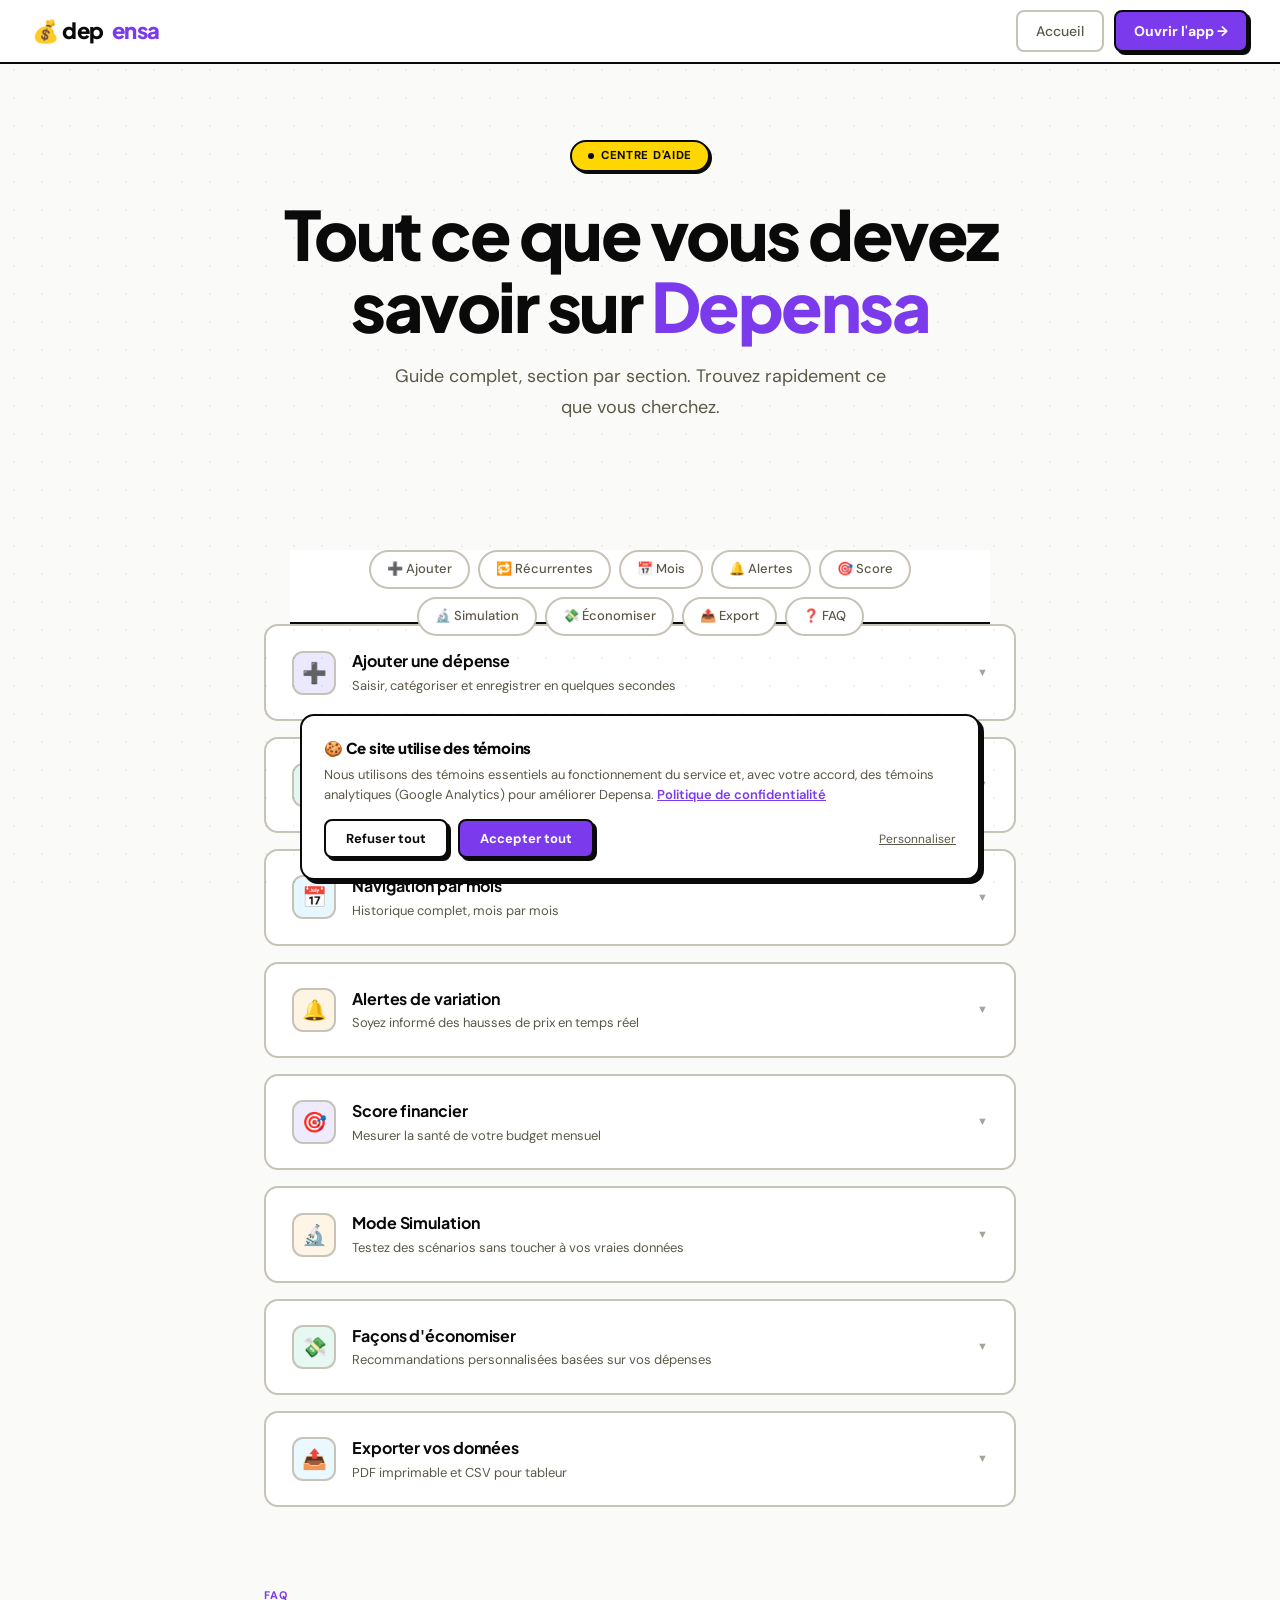
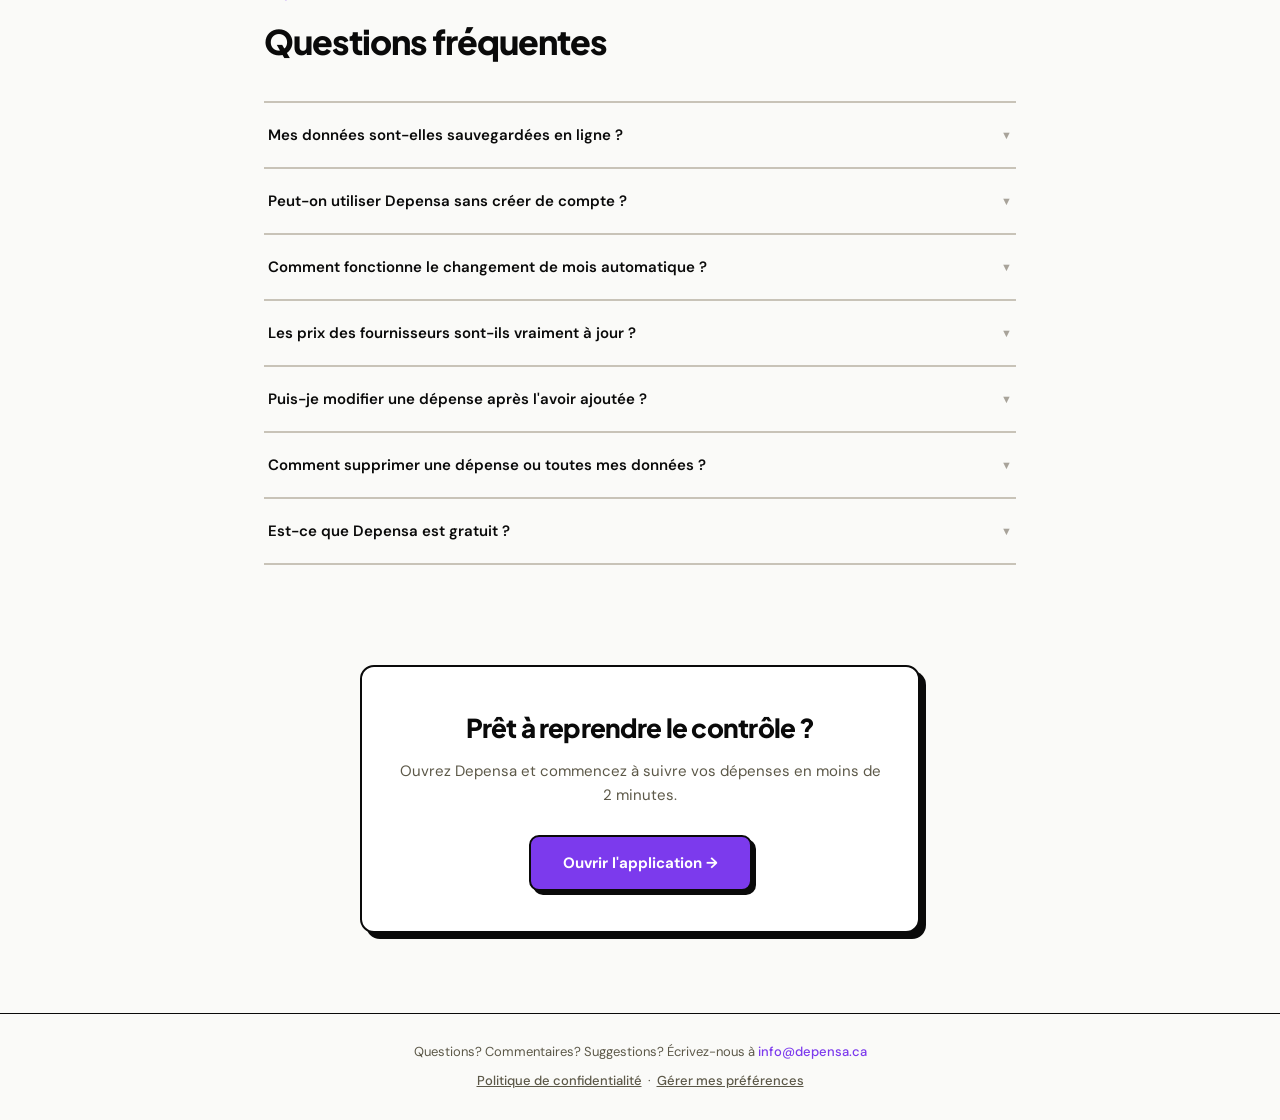
<file: aide.html>
<!DOCTYPE html>
<html lang="fr">
<head>
<meta charset="UTF-8">
<meta name="viewport" content="width=device-width, initial-scale=1.0">
<title>Centre d'aide — Depensa | Questions sur votre budget et dépenses</title>
<meta name="description" content="Trouvez des réponses à toutes vos questions sur Depensa — suivi de dépenses, gestion de budget, abonnements et forfaits au Québec.">
<meta name="robots" content="index, follow">
<script async src="https://pagead2.googlesyndication.com/pagead/js/adsbygoogle.js?client=ca-pub-8563440948708437" crossorigin="anonymous"></script>
<link rel="canonical" href="https://depensa.ca/aide" />
<link rel="alternate" hreflang="fr-CA" href="https://depensa.ca/aide" />
<link rel="alternate" hreflang="x-default" href="https://depensa.ca/aide" />
<meta property="og:title" content="Centre d'aide — Depensa" />
<meta property="og:description" content="Trouvez des réponses à toutes vos questions sur Depensa — suivi de dépenses, budget, abonnements et forfaits au Québec." />
<meta property="og:type" content="website" />
<meta property="og:locale" content="fr_CA" />
<meta property="og:url" content="https://depensa.ca/aide" />
<meta property="og:image" content="https://depensa.ca/assets/landing-dashboard-shot.jpg" />
<meta property="og:site_name" content="Depensa" />
<meta name="twitter:card" content="summary_large_image" />
<meta name="twitter:title" content="Centre d'aide — Depensa" />
<meta name="twitter:description" content="Questions sur Depensa ? Trouvez toutes les réponses sur la gestion de budget et dépenses au Québec." />
<meta name="twitter:image" content="https://depensa.ca/assets/landing-dashboard-shot.jpg" />
<script type="application/ld+json">
{
  "@context": "https://schema.org",
  "@type": "SoftwareApplication",
  "name": "Depensa",
  "applicationCategory": "FinanceApplication",
  "operatingSystem": "Web, iOS, Android",
  "inLanguage": "fr-CA",
  "url": "https://depensa.ca",
  "description": "Application de suivi de dépenses récurrentes pour les Québécois. Abonnements, Internet, cellulaire, Hydro-Québec — tout en un tableau de bord.",
  "offers": {
    "@type": "Offer",
    "price": "0",
    "priceCurrency": "CAD",
    "description": "Essai gratuit 7 jours, puis $0 (max 4 dépenses) ou $5/mois illimité"
  },
  "aggregateRating": {
    "@type": "AggregateRating",
    "ratingValue": "5",
    "reviewCount": "2400"
  }
}
</script>
<meta name="theme-color" content="#7c3aed">
<link rel="icon" type="image/svg+xml" href="./favicon.svg">
<link rel="preconnect" href="https://fonts.googleapis.com">
<link rel="preconnect" href="https://fonts.gstatic.com" crossorigin>
<link href="https://fonts.googleapis.com/css2?family=Plus+Jakarta+Sans:wght@400;500;600;700;800;900&family=DM+Sans:ital,opsz,wght@0,9..40,300;0,9..40,400;0,9..40,500;0,9..40,600;0,9..40,700;1,9..40,400&family=DM+Mono:wght@400;500&display=swap" rel="stylesheet">
<link rel="stylesheet" href="./css/aide.css">
</head>
<body>

<!-- ══ NAVBAR ══ -->
<nav>
  <a href="./landing.html" class="nav-logo">💰 dep<em>ensa</em></a>
  <div class="nav-right">
    <a href="./landing.html" class="btn-outline">Accueil</a>
    <a href="./index.html" class="btn-primary">Ouvrir l'app →</a>
  </div>
</nav>

<!-- ══ HERO ══ -->
<section class="help-hero">
  <div class="hero-glow"></div>
  <div class="hero-badge"><span class="hero-badge-dot"></span>Centre d'aide</div>
  <h1>Tout ce que vous devez<br>savoir sur <span class="grad">Depensa</span></h1>
  <p>Guide complet, section par section. Trouvez rapidement ce que vous cherchez.</p>
</section>

<!-- ══ QUICK NAV ══ -->
<nav class="quick-nav" aria-label="Navigation rapide">
  <a class="quick-chip" data-target="sec-add">➕ Ajouter</a>
  <a class="quick-chip" data-target="sec-recurring">🔁 Récurrentes</a>
  <a class="quick-chip" data-target="sec-months">📅 Mois</a>
  <a class="quick-chip" data-target="sec-alerts">🔔 Alertes</a>
  <a class="quick-chip" data-target="sec-score">🎯 Score</a>
  <a class="quick-chip" data-target="sec-sim">🔬 Simulation</a>
  <a class="quick-chip" data-target="sec-savings">💸 Économiser</a>
  <a class="quick-chip" data-target="sec-export">📤 Export</a>
  <a class="quick-chip" data-target="sec-faq">❓ FAQ</a>
</nav>

<!-- ══ SECTIONS ══ -->
<div class="help-sections">

  <!-- 1. Ajouter une dépense -->
  <div class="help-block" id="sec-add">
    <div class="help-block-header">
      <div class="help-block-icon" style="background:rgba(124,90,246,.14);">➕</div>
      <div class="help-block-meta">
        <div class="help-block-title">Ajouter une dépense</div>
        <div class="help-block-sub">Saisir, catégoriser et enregistrer en quelques secondes</div>
      </div>
      <span class="help-block-chevron">▼</span>
    </div>
    <div class="help-block-body">
      <div class="steps">
        <div class="step">
          <div class="step-num">1</div>
          <div class="step-text">Cliquez sur <strong>+ Ajouter</strong> en haut de la liste de dépenses — ou sur le bouton flottant violet en bas de l'écran sur mobile.</div>
        </div>
        <div class="step">
          <div class="step-num">2</div>
          <div class="step-text">Tapez le <strong>nom de la dépense</strong>. Depensa reconnaît automatiquement les fournisseurs populaires (Netflix, Spotify, Bell, Vidéotron…) et affiche leur logo en aperçu.</div>
        </div>
        <div class="step">
          <div class="step-num">3</div>
          <div class="step-text">Choisissez une <strong>catégorie</strong> dans la grille (Habitation, Transport, Loisirs…). Vous pouvez créer une catégorie personnalisée en sélectionnant <em>+ Personnalisé</em>.</div>
        </div>
        <div class="step">
          <div class="step-num">4</div>
          <div class="step-text">Entrez le <strong>montant</strong> et choisissez la fréquence : <strong>Mensuel</strong> ou <strong>Annuel</strong>. Un montant annuel est automatiquement divisé par 12 pour le suivi mensuel.</div>
        </div>
        <div class="step">
          <div class="step-num">5</div>
          <div class="step-text">Cliquez <strong>Ajouter ✓</strong>. La dépense apparaît dans la liste et les totaux (mensuel, donut, score) se mettent à jour immédiatement.</div>
        </div>
      </div>
      <div class="tip">
        <span class="tip-icon">💡</span>
        <span>Le champ <strong>Notes</strong> est optionnel — utile pour préciser le numéro de contrat, la date de renouvellement ou un rappel personnel.</span>
      </div>
    </div>
  </div>

  <!-- 2. Dépenses récurrentes -->
  <div class="help-block" id="sec-recurring">
    <div class="help-block-header">
      <div class="help-block-icon" style="background:rgba(16,185,129,.12);">🔁</div>
      <div class="help-block-meta">
        <div class="help-block-title">Dépenses récurrentes</div>
        <div class="help-block-sub">Rollover automatique chaque 1er du mois</div>
      </div>
      <span class="help-block-chevron">▼</span>
    </div>
    <div class="help-block-body">
      <p>Activez <strong>Dépense récurrente</strong> dans le formulaire d'ajout pour les charges qui se répètent chaque mois : loyer, abonnements, assurances, forfaits…</p>
      <p>Au <strong>1er de chaque mois à minuit</strong>, Depensa archive le mois écoulé et reporte automatiquement toutes vos dépenses récurrentes dans le nouveau mois. Vous n'avez rien à faire.</p>
      <p>Les dépenses <strong>non récurrentes</strong> (achat ponctuel, frais exceptionnels) restent dans le mois où elles ont été saisies et ne sont pas reportées.</p>
      <div class="tip">
        <span class="tip-icon">🔕</span>
        <span>Les dépenses récurrentes affichent une clochette barrée — les alertes de variation de prix ne s'y appliquent pas, car leur montant est fixe.</span>
      </div>
    </div>
  </div>

  <!-- 3. Navigation par mois -->
  <div class="help-block" id="sec-months">
    <div class="help-block-header">
      <div class="help-block-icon" style="background:rgba(56,189,248,.12);">📅</div>
      <div class="help-block-meta">
        <div class="help-block-title">Navigation par mois</div>
        <div class="help-block-sub">Historique complet, mois par mois</div>
      </div>
      <span class="help-block-chevron">▼</span>
    </div>
    <div class="help-block-body">
      <p>Les onglets en haut de la liste affichent les <strong>6 derniers mois</strong> et le mois en cours, identifié par un point <strong>●</strong>.</p>
      <p>Cliquez sur un <strong>mois passé</strong> pour consulter ses dépenses en lecture seule — aucune modification n'est possible sur l'historique. Cliquez à nouveau sur le mois actuel pour revenir en mode édition.</p>
      <p>Le <strong>graphique Historique</strong> en bas de page trace l'évolution de vos dépenses totales sur les 6 derniers mois et le mois courant. Survolez (ou appuyez sur mobile) pour voir le détail de chaque mois.</p>
      <div class="tip">
        <span class="tip-icon">📊</span>
        <span>L'<strong>année</strong> en haut des onglets est cliquable — elle vous permet de naviguer entre les années si vous avez plus de 6 mois d'historique.</span>
      </div>
    </div>
  </div>

  <!-- 4. Alertes de variation -->
  <div class="help-block" id="sec-alerts">
    <div class="help-block-header">
      <div class="help-block-icon" style="background:rgba(245,158,11,.11);">🔔</div>
      <div class="help-block-meta">
        <div class="help-block-title">Alertes de variation</div>
        <div class="help-block-sub">Soyez informé des hausses de prix en temps réel</div>
      </div>
      <span class="help-block-chevron">▼</span>
    </div>
    <div class="help-block-body">
      <p>Depensa compare en arrière-plan les prix de vos fournisseurs actifs (FAI, cellulaire, streaming…) aux tarifs du marché récupérés en temps réel. Si une hausse est détectée, une <strong>bannière rouge</strong> apparaît en haut de la liste avec le pourcentage d'augmentation.</p>
      <p>Depuis la bannière, vous pouvez :</p>
      <div class="feature-pills">
        <span class="feature-pill">✕ Ignorer la hausse</span>
        <span class="feature-pill">→ Voir les alternatives</span>
        <span class="feature-pill">🔔 Désactiver par dépense</span>
      </div>
      <div class="tip">
        <span class="tip-icon">💡</span>
        <span>Cliquez sur l'icône <strong>🔔</strong> d'une carte de dépense pour activer ou désactiver les alertes pour cette dépense spécifique.</span>
      </div>
    </div>
  </div>

  <!-- 5. Score financier -->
  <div class="help-block" id="sec-score">
    <div class="help-block-header">
      <div class="help-block-icon" style="background:rgba(124,90,246,.12);">🎯</div>
      <div class="help-block-meta">
        <div class="help-block-title">Score financier</div>
        <div class="help-block-sub">Mesurer la santé de votre budget mensuel</div>
      </div>
      <span class="help-block-chevron">▼</span>
    </div>
    <div class="help-block-body">
      <p>Le score (de <strong>0 à 100</strong>) mesure le rapport entre vos dépenses totales du mois et votre <strong>objectif budgétaire</strong> personnel.</p>
      <p>Un score de <strong>100</strong> signifie que vous êtes exactement dans votre objectif ou en dessous. Le score baisse si vos dépenses dépassent l'objectif.</p>
      <p>Modifiez votre objectif directement dans la carte <em>Score financier</em> sur la gauche du tableau de bord — la valeur est sauvegardée automatiquement dans votre compte.</p>
      <div class="tip">
        <span class="tip-icon">📈</span>
        <span>Utilisez les <strong>statistiques</strong> (Récurrent / Variable / Annualisé) dans la carte score pour mieux comprendre la répartition de vos dépenses.</span>
      </div>
    </div>
  </div>

  <!-- 6. Mode Simulation -->
  <div class="help-block" id="sec-sim">
    <div class="help-block-header">
      <div class="help-block-icon" style="background:rgba(245,158,11,.1);">🔬</div>
      <div class="help-block-meta">
        <div class="help-block-title">Mode Simulation</div>
        <div class="help-block-sub">Testez des scénarios sans toucher à vos vraies données</div>
      </div>
      <span class="help-block-chevron">▼</span>
    </div>
    <div class="help-block-body">
      <p>La Simulation vous permet de modéliser des changements hypothétiques — changer de forfait, annuler un abonnement, ajouter une nouvelle dépense — et d'en voir l'<strong>impact instantané sur votre budget</strong>, sans modifier vos données réelles.</p>
      <div class="steps">
        <div class="step">
          <div class="step-num">1</div>
          <div class="step-text">Cliquez sur <strong>Simulation</strong> dans la barre d'actions pour ouvrir la zone de simulation.</div>
        </div>
        <div class="step">
          <div class="step-num">2</div>
          <div class="step-text">Modifiez les montants des dépenses existantes via le bouton <strong>🔬 Sim</strong> sur chaque carte, ou masquez-les pour simuler leur suppression.</div>
        </div>
        <div class="step">
          <div class="step-num">3</div>
          <div class="step-text">Ajoutez de nouvelles dépenses hypothétiques avec <strong>+ Ajouter (sim)</strong> — elles n'existent que dans la simulation.</div>
        </div>
        <div class="step">
          <div class="step-num">4</div>
          <div class="step-text">Le donut de simulation compare <strong>avant / après</strong> en temps réel. Quittez avec <strong>Quitter la simulation</strong> — vos vraies données restent intactes.</div>
        </div>
      </div>
    </div>
  </div>

  <!-- 7. Façons d'économiser -->
  <div class="help-block" id="sec-savings">
    <div class="help-block-header">
      <div class="help-block-icon" style="background:rgba(16,185,129,.1);">💸</div>
      <div class="help-block-meta">
        <div class="help-block-title">Façons d'économiser</div>
        <div class="help-block-sub">Recommandations personnalisées basées sur vos dépenses</div>
      </div>
      <span class="help-block-chevron">▼</span>
    </div>
    <div class="help-block-body">
      <p>Cette section analyse vos forfaits <strong>internet</strong> et <strong>cellulaire</strong> actifs et les compare aux meilleures offres du marché québécois récupérées en temps réel.</p>
      <p>Pour chaque recommandation, Depensa affiche le <strong>montant économisé par mois</strong> et par an si vous passiez à l'offre suggérée. Cliquez sur le nom du fournisseur pour être redirigé directement vers son site.</p>
      <div class="tip">
        <span class="tip-icon">✓</span>
        <span>Marquez une recommandation comme <strong>Appliquée</strong> pour indiquer que vous avez effectué le changement. Elle restera visible dans votre historique.</span>
      </div>
    </div>
  </div>

  <!-- 8. Exporter -->
  <div class="help-block" id="sec-export">
    <div class="help-block-header">
      <div class="help-block-icon" style="background:rgba(56,189,248,.1);">📤</div>
      <div class="help-block-meta">
        <div class="help-block-title">Exporter vos données</div>
        <div class="help-block-sub">PDF imprimable et CSV pour tableur</div>
      </div>
      <span class="help-block-chevron">▼</span>
    </div>
    <div class="help-block-body">
      <p>Cliquez sur <strong>Exporter</strong> en haut à droite de la liste de dépenses pour accéder aux deux formats disponibles :</p>
      <p><strong>PDF</strong> — rapport visuel complet du mois sélectionné, prêt à imprimer ou à partager. Inclut le total mensuel, la liste détaillée et les catégories.</p>
      <p><strong>CSV</strong> — fichier tableur compatible Excel, Numbers et Google Sheets. Idéal pour créer vos propres graphiques ou analyser vos données sur le long terme.</p>
      <div class="tip">
        <span class="tip-icon">📅</span>
        <span>L'export porte sur le <strong>mois affiché</strong> — naviguez vers le mois souhaité avant d'exporter pour obtenir les données du bon mois.</span>
      </div>
    </div>
  </div>

</div><!-- /.help-sections -->

<!-- ══ FAQ ══ -->
<div class="faq-section" id="sec-faq">
  <div class="section-label">FAQ</div>
  <div class="section-title">Questions fréquentes</div>

  <div class="faq-list">

    <div class="faq-item">
      <div class="faq-q">
        Mes données sont-elles sauvegardées en ligne ?
        <span class="faq-chevron">▼</span>
      </div>
      <div class="faq-a">Oui. Lorsque vous êtes connecté avec un compte Depensa, toutes vos dépenses sont synchronisées de façon sécurisée dans le nuage via <strong>Supabase</strong>. Vous retrouvez vos données sur n'importe quel appareil. En mode invité (sans compte), les données restent en mémoire locale et sont perdues à la fermeture de l'onglet.</div>
    </div>

    <div class="faq-item">
      <div class="faq-q">
        Peut-on utiliser Depensa sans créer de compte ?
        <span class="faq-chevron">▼</span>
      </div>
      <div class="faq-a">Oui. Sur l'écran de connexion, cliquez sur <strong>Continuer sans compte →</strong>. Vous accédez immédiatement au tableau de bord avec toutes les fonctionnalités disponibles. Attention : vos données ne seront pas sauvegardées d'une session à l'autre sans compte.</div>
    </div>

    <div class="faq-item">
      <div class="faq-q">
        Comment fonctionne le changement de mois automatique ?
        <span class="faq-chevron">▼</span>
      </div>
      <div class="faq-a">Chaque 1er du mois à minuit, Depensa détecte automatiquement le changement de mois. Il archive le mois écoulé (accessible en lecture seule dans les onglets), supprime les dépenses non récurrentes du mois précédent et reporte toutes les dépenses récurrentes dans le nouveau mois. Un nouvel onglet de mois apparaît dans la navigation.</div>
    </div>

    <div class="faq-item">
      <div class="faq-q">
        Les prix des fournisseurs sont-ils vraiment à jour ?
        <span class="faq-chevron">▼</span>
      </div>
      <div class="faq-a">Depensa récupère les prix internet et cellulaire depuis son propre service de scraping à chaque ouverture de l'application. En cas d'indisponibilité du serveur, des valeurs de référence sont utilisées comme repli. Les prix affichés sont indicatifs et peuvent varier selon les promotions en cours chez les fournisseurs.</div>
    </div>

    <div class="faq-item">
      <div class="faq-q">
        Puis-je modifier une dépense après l'avoir ajoutée ?
        <span class="faq-chevron">▼</span>
      </div>
      <div class="faq-a">Oui. Cliquez sur <strong>✏️ Modifier</strong> sur la carte d'une dépense pour rouvrir le formulaire pré-rempli. Vous pouvez changer le nom, le montant, la catégorie, la fréquence et les options. Les modifications sont sauvegardées immédiatement.</div>
    </div>

    <div class="faq-item">
      <div class="faq-q">
        Comment supprimer une dépense ou toutes mes données ?
        <span class="faq-chevron">▼</span>
      </div>
      <div class="faq-a">Pour supprimer une dépense, cliquez sur <strong>✕ Supprimer</strong> sur sa carte. Pour effacer toutes les données en mode invité, la bannière en bas de page propose le bouton <strong>Effacer les données</strong>. Pour un compte connecté, la gestion des données se fait via les <strong>Paramètres</strong> (icône avatar en haut à droite).</div>
    </div>

    <div class="faq-item">
      <div class="faq-q">
        Est-ce que Depensa est gratuit ?
        <span class="faq-chevron">▼</span>
      </div>
      <div class="faq-a">Oui, Depensa est <strong>entièrement gratuit</strong>. Aucun abonnement, aucune carte de crédit requise. Créez un compte et commencez à suivre vos finances immédiatement.</div>
    </div>

  </div>
</div>

<!-- ══ CTA ══ -->
<div class="help-cta">
  <div class="help-cta-card">
    <h2>Prêt à reprendre le contrôle ?</h2>
    <p>Ouvrez Depensa et commencez à suivre vos dépenses en moins de 2 minutes.</p>
    <a href="./index.html" class="btn-cta">Ouvrir l'application →</a>
  </div>
</div>

<footer class="aide-footer">
  <p>Questions? Commentaires? Suggestions? Écrivez-nous à <a href="mailto:info@depensa.ca">info@depensa.ca</a></p>
  <p style="margin-top:8px;">
    <a href="./politique-confidentialite.html" style="color:var(--text-2);text-decoration:underline;">Politique de confidentialité</a>
    &nbsp;·&nbsp;
    <a href="#" onclick="openConsentManager();return false;" style="color:var(--text-2);text-decoration:underline;">Gérer mes préférences</a>
  </p>
</footer>

<script src="./js/aide.js"></script>
<script src="./js/privacy.js?v=20260416"></script>
</body>
</html>
</file>
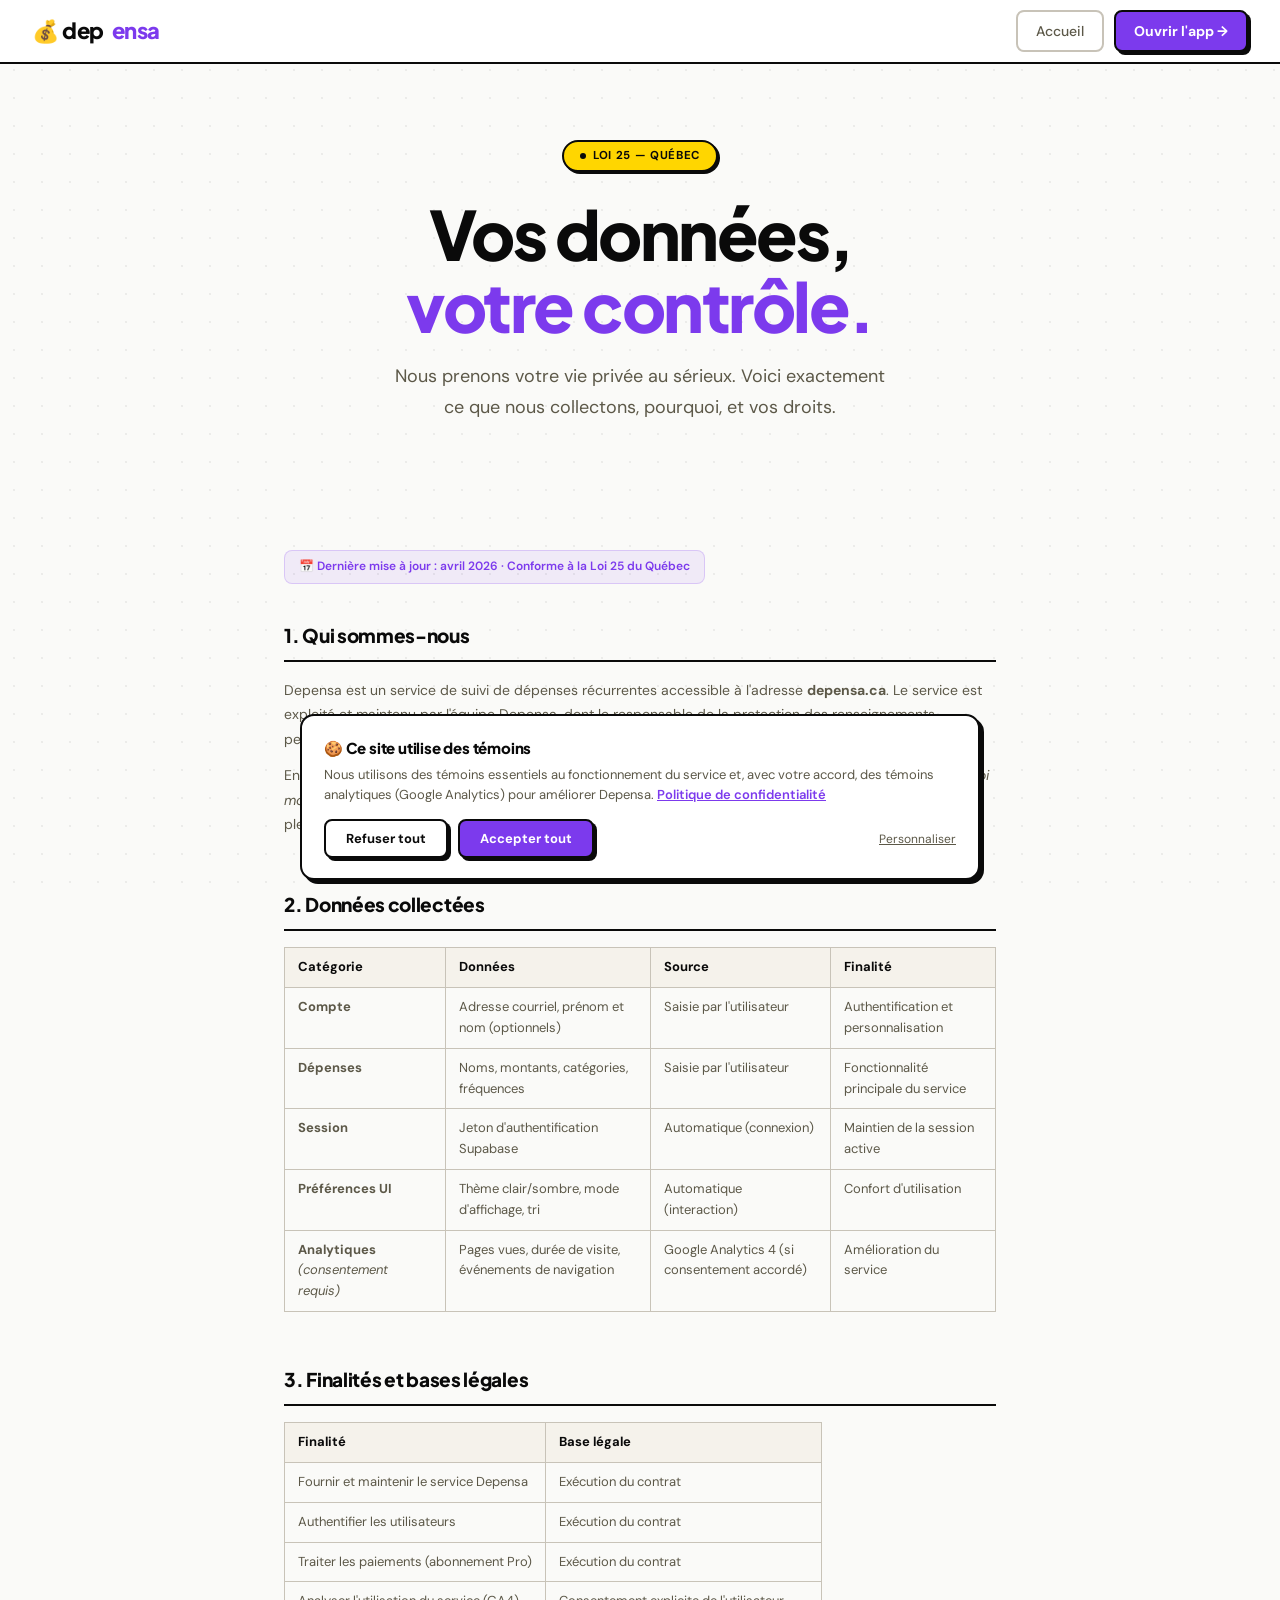
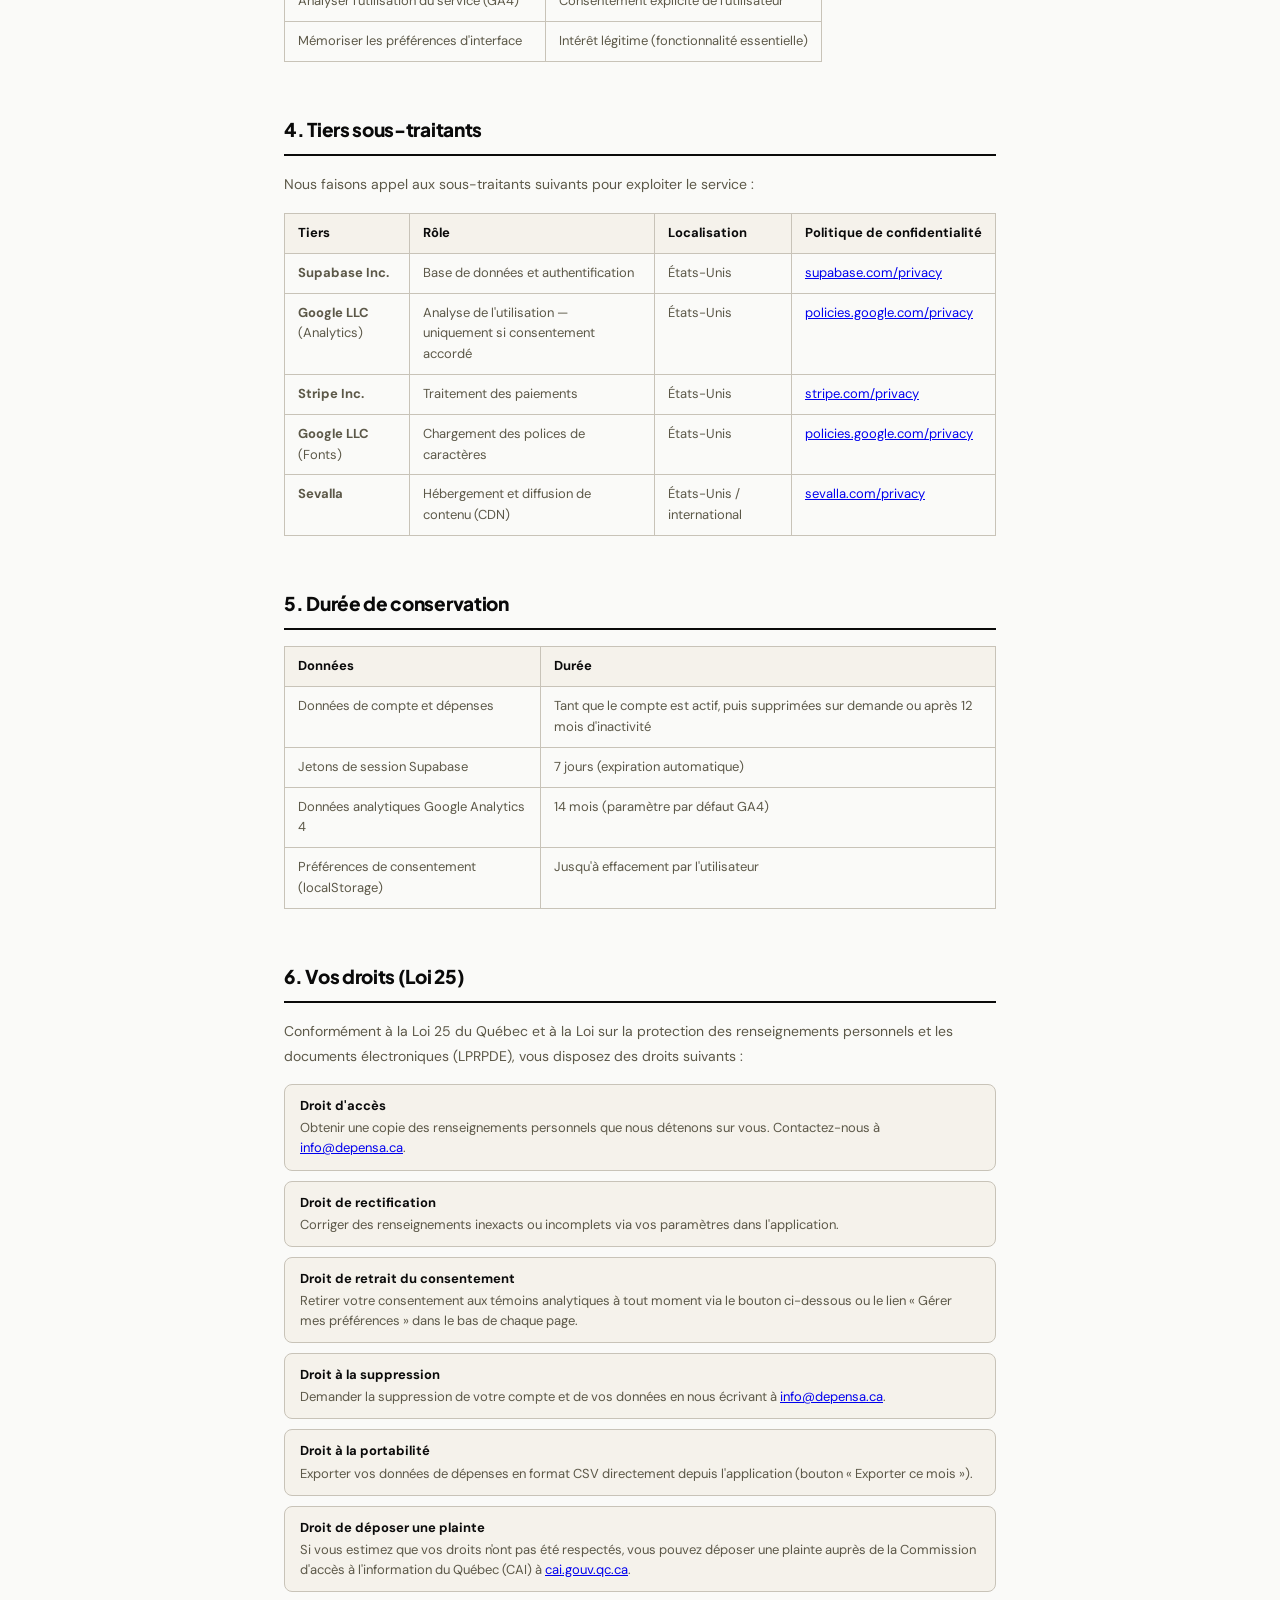
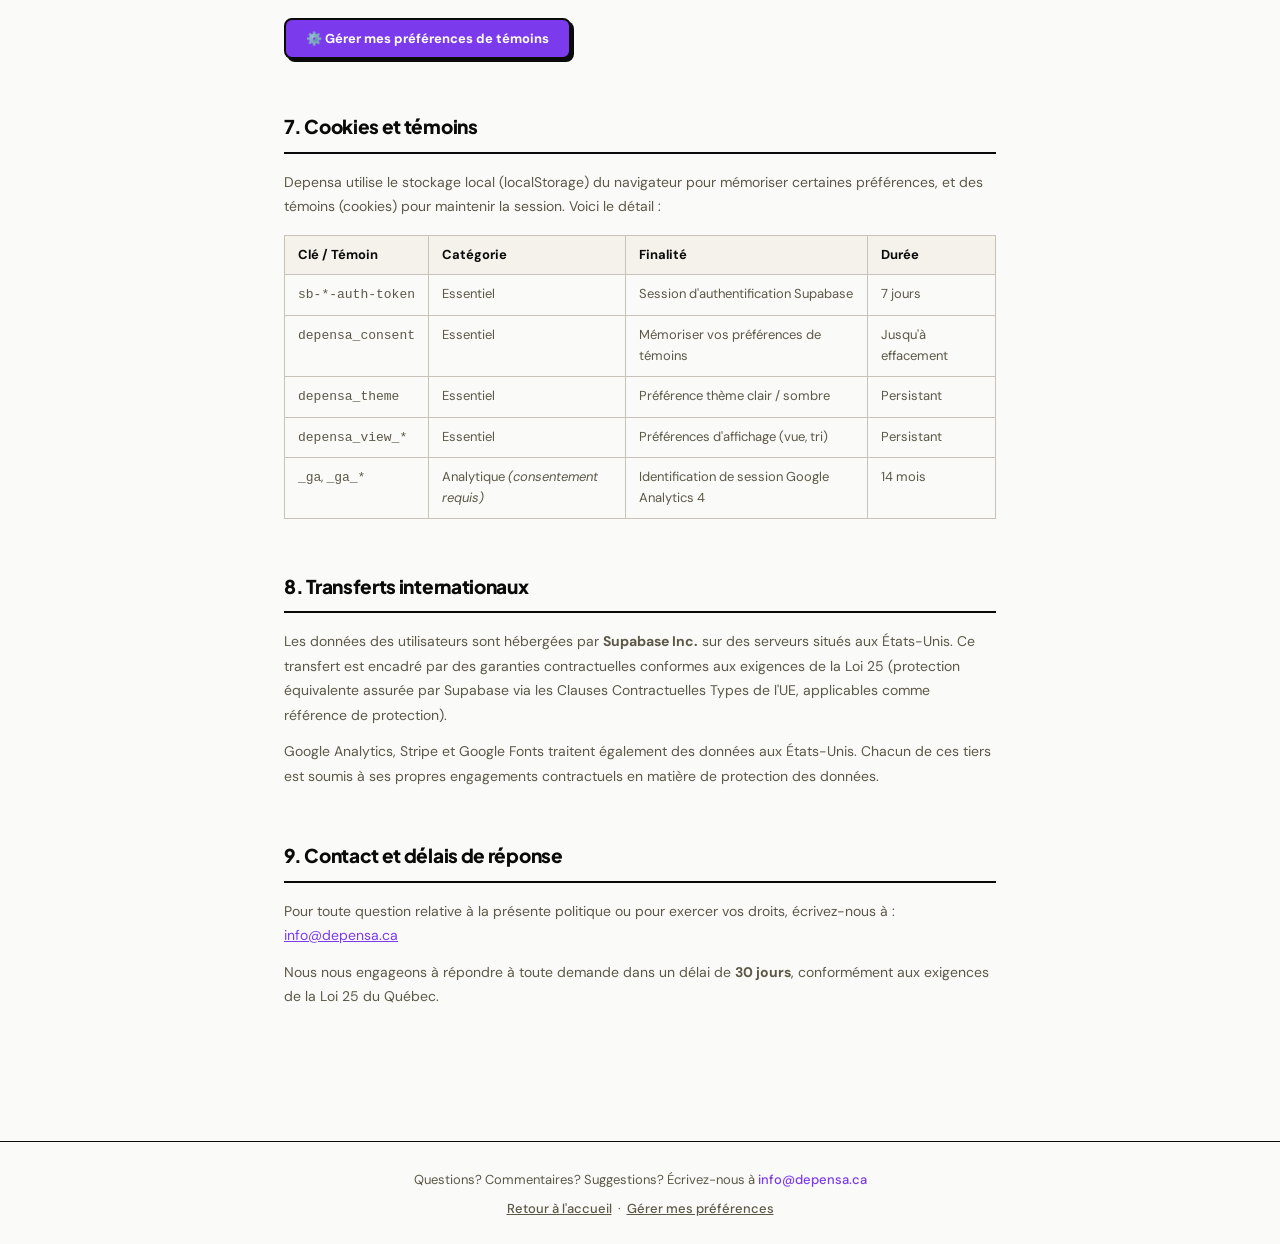
<file: politique-confidentialite.html>
<!DOCTYPE html>
<html lang="fr">
<head>
<meta charset="UTF-8">
<meta name="viewport" content="width=device-width, initial-scale=1.0">
<title>Politique de confidentialité — Depensa</title>
<meta name="description" content="Politique de confidentialité de Depensa — vos droits, les données collectées, les tiers et comment gérer vos préférences de témoins (Loi 25).">
<meta name="robots" content="index, follow">
<script async src="https://pagead2.googlesyndication.com/pagead/js/adsbygoogle.js?client=ca-pub-8563440948708437" crossorigin="anonymous"></script>
<link rel="canonical" href="https://depensa.ca/politique-confidentialite">
<meta name="theme-color" content="#7c3aed">
<link rel="icon" type="image/svg+xml" href="./favicon.svg">
<link rel="preconnect" href="https://fonts.googleapis.com">
<link rel="preconnect" href="https://fonts.gstatic.com" crossorigin>
<link href="https://fonts.googleapis.com/css2?family=Plus+Jakarta+Sans:wght@400;500;600;700;800;900&family=DM+Sans:ital,opsz,wght@0,9..40,300;0,9..40,400;0,9..40,500;0,9..40,600;0,9..40,700;1,9..40,400&family=DM+Mono:wght@400;500&display=swap" rel="stylesheet">
<link rel="stylesheet" href="./css/aide.css">
<style>
  .policy-wrap { max-width: 760px; margin: 0 auto; padding: 0 24px 80px; }
  .policy-section { margin-bottom: 52px; }
  .policy-h2 {
    font-family: 'Plus Jakarta Sans', sans-serif; font-size: 19px; font-weight: 800;
    color: var(--text); margin-bottom: 16px; letter-spacing: -.3px;
    padding-bottom: 10px; border-bottom: 2px solid var(--border);
  }
  .policy-p { font-size: 14px; color: var(--text-2); line-height: 1.75; margin-bottom: 12px; }
  .policy-p a { color: var(--accent); text-decoration: underline; }
  .policy-table { width: 100%; border-collapse: collapse; margin: 16px 0; font-size: 13px; overflow-x: auto; display: block; }
  .policy-table th {
    text-align: left; padding: 9px 13px;
    background: var(--bg-2); border: 1.5px solid var(--border-2);
    font-weight: 700; color: var(--text); white-space: nowrap;
  }
  .policy-table td { padding: 9px 13px; border: 1.5px solid var(--border-2); color: var(--text-2); vertical-align: top; }
  .policy-badge {
    display: inline-flex; align-items: center; gap: 8px;
    background: rgba(124,58,237,.08); border: 1.5px solid rgba(124,58,237,.2);
    border-radius: 8px; padding: 6px 14px; font-size: 12px; font-weight: 600;
    color: var(--accent); margin-bottom: 36px;
  }
  .policy-manage-btn {
    display: inline-flex; align-items: center; gap: 8px;
    padding: 10px 20px; border: 2px solid var(--border); border-radius: 8px;
    background: var(--accent); color: #fff; font-family: 'DM Sans', sans-serif;
    font-size: 13px; font-weight: 700; cursor: pointer;
    box-shadow: 3px 3px 0 var(--border); margin-top: 10px;
    transition: transform .12s, box-shadow .12s; text-decoration: none;
  }
  .policy-manage-btn:hover { transform: translate(-1px,-1px); box-shadow: 4px 4px 0 var(--border); }
  .policy-rights-list { list-style: none; display: flex; flex-direction: column; gap: 10px; margin: 16px 0; }
  .policy-rights-list li {
    padding: 11px 15px; border: 1.5px solid var(--border-2); border-radius: 8px;
    font-size: 13px; color: var(--text-2); background: var(--bg-2);
    line-height: 1.55;
  }
  .policy-rights-list li strong { color: var(--text); display: block; margin-bottom: 2px; }
  @media (max-width: 600px) {
    .policy-h2 { font-size: 17px; }
    .policy-wrap { padding: 0 16px 60px; }
  }
</style>
</head>
<body>

<!-- ══ NAVBAR ══ -->
<nav>
  <a href="./index.html" class="nav-logo">💰 dep<em>ensa</em></a>
  <div class="nav-right">
    <a href="./index.html" class="btn-outline">Accueil</a>
    <a href="./app.html" class="btn-primary">Ouvrir l'app →</a>
  </div>
</nav>

<!-- ══ HERO ══ -->
<section class="help-hero">
  <div class="hero-glow"></div>
  <div class="hero-badge"><span class="hero-badge-dot"></span>Loi 25 — Québec</div>
  <h1>Vos données,<br><span class="grad">votre contrôle.</span></h1>
  <p>Nous prenons votre vie privée au sérieux. Voici exactement ce que nous collectons, pourquoi, et vos droits.</p>
</section>

<!-- ══ CONTENU ══ -->
<div class="policy-wrap">

  <div class="policy-badge">📅 Dernière mise à jour : avril 2026 · Conforme à la Loi 25 du Québec</div>

  <!-- 1. Qui sommes-nous -->
  <div class="policy-section">
    <h2 class="policy-h2">1. Qui sommes-nous</h2>
    <p class="policy-p">
      Depensa est un service de suivi de dépenses récurrentes accessible à l'adresse <strong>depensa.ca</strong>.
      Le service est exploité et maintenu par l'équipe Depensa, dont le responsable de la protection des renseignements personnels peut être joint à :
      <a href="mailto:info@depensa.ca">info@depensa.ca</a>.
    </p>
    <p class="policy-p">
      En tant qu'exploitant d'un service numérique destiné aux résidents du Québec, Depensa se conforme à la
      <em>Loi modernisant des dispositions législatives en matière de protection des renseignements personnels</em> (Loi 25),
      pleinement en vigueur depuis septembre 2024.
    </p>
  </div>

  <!-- 2. Données collectées -->
  <div class="policy-section">
    <h2 class="policy-h2">2. Données collectées</h2>
    <table class="policy-table">
      <thead>
        <tr><th>Catégorie</th><th>Données</th><th>Source</th><th>Finalité</th></tr>
      </thead>
      <tbody>
        <tr>
          <td><strong>Compte</strong></td>
          <td>Adresse courriel, prénom et nom (optionnels)</td>
          <td>Saisie par l'utilisateur</td>
          <td>Authentification et personnalisation</td>
        </tr>
        <tr>
          <td><strong>Dépenses</strong></td>
          <td>Noms, montants, catégories, fréquences</td>
          <td>Saisie par l'utilisateur</td>
          <td>Fonctionnalité principale du service</td>
        </tr>
        <tr>
          <td><strong>Session</strong></td>
          <td>Jeton d'authentification Supabase</td>
          <td>Automatique (connexion)</td>
          <td>Maintien de la session active</td>
        </tr>
        <tr>
          <td><strong>Préférences UI</strong></td>
          <td>Thème clair/sombre, mode d'affichage, tri</td>
          <td>Automatique (interaction)</td>
          <td>Confort d'utilisation</td>
        </tr>
        <tr>
          <td><strong>Analytiques</strong> <em>(consentement requis)</em></td>
          <td>Pages vues, durée de visite, événements de navigation</td>
          <td>Google Analytics 4 (si consentement accordé)</td>
          <td>Amélioration du service</td>
        </tr>
      </tbody>
    </table>
  </div>

  <!-- 3. Finalités et bases légales -->
  <div class="policy-section">
    <h2 class="policy-h2">3. Finalités et bases légales</h2>
    <table class="policy-table">
      <thead>
        <tr><th>Finalité</th><th>Base légale</th></tr>
      </thead>
      <tbody>
        <tr>
          <td>Fournir et maintenir le service Depensa</td>
          <td>Exécution du contrat</td>
        </tr>
        <tr>
          <td>Authentifier les utilisateurs</td>
          <td>Exécution du contrat</td>
        </tr>
        <tr>
          <td>Traiter les paiements (abonnement Pro)</td>
          <td>Exécution du contrat</td>
        </tr>
        <tr>
          <td>Analyser l'utilisation du service (GA4)</td>
          <td>Consentement explicite de l'utilisateur</td>
        </tr>
        <tr>
          <td>Mémoriser les préférences d'interface</td>
          <td>Intérêt légitime (fonctionnalité essentielle)</td>
        </tr>
      </tbody>
    </table>
  </div>

  <!-- 4. Tiers sous-traitants -->
  <div class="policy-section">
    <h2 class="policy-h2">4. Tiers sous-traitants</h2>
    <p class="policy-p">Nous faisons appel aux sous-traitants suivants pour exploiter le service :</p>
    <table class="policy-table">
      <thead>
        <tr><th>Tiers</th><th>Rôle</th><th>Localisation</th><th>Politique de confidentialité</th></tr>
      </thead>
      <tbody>
        <tr>
          <td><strong>Supabase Inc.</strong></td>
          <td>Base de données et authentification</td>
          <td>États-Unis</td>
          <td><a href="https://supabase.com/privacy" target="_blank" rel="noopener">supabase.com/privacy</a></td>
        </tr>
        <tr>
          <td><strong>Google LLC</strong> (Analytics)</td>
          <td>Analyse de l'utilisation — uniquement si consentement accordé</td>
          <td>États-Unis</td>
          <td><a href="https://policies.google.com/privacy" target="_blank" rel="noopener">policies.google.com/privacy</a></td>
        </tr>
        <tr>
          <td><strong>Stripe Inc.</strong></td>
          <td>Traitement des paiements</td>
          <td>États-Unis</td>
          <td><a href="https://stripe.com/privacy" target="_blank" rel="noopener">stripe.com/privacy</a></td>
        </tr>
        <tr>
          <td><strong>Google LLC</strong> (Fonts)</td>
          <td>Chargement des polices de caractères</td>
          <td>États-Unis</td>
          <td><a href="https://policies.google.com/privacy" target="_blank" rel="noopener">policies.google.com/privacy</a></td>
        </tr>
        <tr>
          <td><strong>Sevalla</strong></td>
          <td>Hébergement et diffusion de contenu (CDN)</td>
          <td>États-Unis / international</td>
          <td><a href="https://sevalla.com/privacy" target="_blank" rel="noopener">sevalla.com/privacy</a></td>
        </tr>
      </tbody>
    </table>
  </div>

  <!-- 5. Durée de conservation -->
  <div class="policy-section">
    <h2 class="policy-h2">5. Durée de conservation</h2>
    <table class="policy-table">
      <thead>
        <tr><th>Données</th><th>Durée</th></tr>
      </thead>
      <tbody>
        <tr>
          <td>Données de compte et dépenses</td>
          <td>Tant que le compte est actif, puis supprimées sur demande ou après 12 mois d'inactivité</td>
        </tr>
        <tr>
          <td>Jetons de session Supabase</td>
          <td>7 jours (expiration automatique)</td>
        </tr>
        <tr>
          <td>Données analytiques Google Analytics 4</td>
          <td>14 mois (paramètre par défaut GA4)</td>
        </tr>
        <tr>
          <td>Préférences de consentement (localStorage)</td>
          <td>Jusqu'à effacement par l'utilisateur</td>
        </tr>
      </tbody>
    </table>
  </div>

  <!-- 6. Vos droits -->
  <div class="policy-section">
    <h2 class="policy-h2">6. Vos droits (Loi 25)</h2>
    <p class="policy-p">Conformément à la Loi 25 du Québec et à la Loi sur la protection des renseignements personnels et les documents électroniques (LPRPDE), vous disposez des droits suivants :</p>
    <ul class="policy-rights-list">
      <li>
        <strong>Droit d'accès</strong>
        Obtenir une copie des renseignements personnels que nous détenons sur vous. Contactez-nous à <a href="mailto:info@depensa.ca">info@depensa.ca</a>.
      </li>
      <li>
        <strong>Droit de rectification</strong>
        Corriger des renseignements inexacts ou incomplets via vos paramètres dans l'application.
      </li>
      <li>
        <strong>Droit de retrait du consentement</strong>
        Retirer votre consentement aux témoins analytiques à tout moment via le bouton ci-dessous ou le lien «&nbsp;Gérer mes préférences&nbsp;» dans le bas de chaque page.
      </li>
      <li>
        <strong>Droit à la suppression</strong>
        Demander la suppression de votre compte et de vos données en nous écrivant à <a href="mailto:info@depensa.ca">info@depensa.ca</a>.
      </li>
      <li>
        <strong>Droit à la portabilité</strong>
        Exporter vos données de dépenses en format CSV directement depuis l'application (bouton «&nbsp;Exporter ce mois&nbsp;»).
      </li>
      <li>
        <strong>Droit de déposer une plainte</strong>
        Si vous estimez que vos droits n'ont pas été respectés, vous pouvez déposer une plainte auprès de la Commission d'accès à l'information du Québec (CAI) à <a href="https://www.cai.gouv.qc.ca" target="_blank" rel="noopener">cai.gouv.qc.ca</a>.
      </li>
    </ul>
    <button class="policy-manage-btn" onclick="openConsentManager()">⚙️ Gérer mes préférences de témoins</button>
  </div>

  <!-- 7. Cookies et témoins -->
  <div class="policy-section">
    <h2 class="policy-h2">7. Cookies et témoins</h2>
    <p class="policy-p">Depensa utilise le stockage local (localStorage) du navigateur pour mémoriser certaines préférences, et des témoins (cookies) pour maintenir la session. Voici le détail :</p>
    <table class="policy-table">
      <thead>
        <tr><th>Clé / Témoin</th><th>Catégorie</th><th>Finalité</th><th>Durée</th></tr>
      </thead>
      <tbody>
        <tr>
          <td><code>sb-*-auth-token</code></td>
          <td>Essentiel</td>
          <td>Session d'authentification Supabase</td>
          <td>7 jours</td>
        </tr>
        <tr>
          <td><code>depensa_consent</code></td>
          <td>Essentiel</td>
          <td>Mémoriser vos préférences de témoins</td>
          <td>Jusqu'à effacement</td>
        </tr>
        <tr>
          <td><code>depensa_theme</code></td>
          <td>Essentiel</td>
          <td>Préférence thème clair / sombre</td>
          <td>Persistant</td>
        </tr>
        <tr>
          <td><code>depensa_view_*</code></td>
          <td>Essentiel</td>
          <td>Préférences d'affichage (vue, tri)</td>
          <td>Persistant</td>
        </tr>
        <tr>
          <td><code>_ga</code>, <code>_ga_*</code></td>
          <td>Analytique <em>(consentement requis)</em></td>
          <td>Identification de session Google Analytics 4</td>
          <td>14 mois</td>
        </tr>
      </tbody>
    </table>
  </div>

  <!-- 8. Transferts internationaux -->
  <div class="policy-section">
    <h2 class="policy-h2">8. Transferts internationaux</h2>
    <p class="policy-p">
      Les données des utilisateurs sont hébergées par <strong>Supabase Inc.</strong> sur des serveurs situés aux États-Unis.
      Ce transfert est encadré par des garanties contractuelles conformes aux exigences de la Loi 25 (protection équivalente assurée par Supabase via les Clauses Contractuelles Types de l'UE, applicables comme référence de protection).
    </p>
    <p class="policy-p">
      Google Analytics, Stripe et Google Fonts traitent également des données aux États-Unis.
      Chacun de ces tiers est soumis à ses propres engagements contractuels en matière de protection des données.
    </p>
  </div>

  <!-- 9. Contact -->
  <div class="policy-section">
    <h2 class="policy-h2">9. Contact et délais de réponse</h2>
    <p class="policy-p">
      Pour toute question relative à la présente politique ou pour exercer vos droits, écrivez-nous à :
      <a href="mailto:info@depensa.ca">info@depensa.ca</a>
    </p>
    <p class="policy-p">
      Nous nous engageons à répondre à toute demande dans un délai de <strong>30 jours</strong>,
      conformément aux exigences de la Loi 25 du Québec.
    </p>
  </div>

</div>

<!-- ══ FOOTER ══ -->
<footer class="aide-footer">
  <p>Questions? Commentaires? Suggestions? Écrivez-nous à <a href="mailto:info@depensa.ca">info@depensa.ca</a></p>
  <p style="margin-top:8px;">
    <a href="./index.html" style="color:var(--text-2);text-decoration:underline;">Retour à l'accueil</a>
    &nbsp;·&nbsp;
    <a href="#" onclick="openConsentManager();return false;" style="color:var(--text-2);text-decoration:underline;">Gérer mes préférences</a>
  </p>
</footer>

<script src="./js/privacy.js"></script>
</body>
</html>
</file>
<file: css/aide.css>
*, *::before, *::after { box-sizing: border-box; margin: 0; padding: 0; }

:root {
  --bg:       #fafaf8;
  --bg-2:     #f5f2eb;
  --bg-card:  #ffffff;
  --border:   #0a0a0a;
  --border-2: #c8c3b8;
  --text:     #0a0a0a;
  --text-2:   #5c5848;
  --text-3:   #a8a39a;
  --accent:   #7c3aed;
  --accent-2: #5b21b6;
  --green:    #059669;
  --amber:    #d97706;
  --red:      #dc2626;
  --yellow:   #ffd600;
  --radius:   12px;
}

html { scroll-behavior: smooth; }

body {
  font-family: 'DM Sans', sans-serif;
  background: var(--bg);
  color: var(--text);
  line-height: 1.6;
  overflow-x: hidden;
}

body::before {
  content: '';
  position: fixed; inset: 0;
  background-image: radial-gradient(circle, rgba(10,10,10,0.06) 1px, transparent 1px);
  background-size: 28px 28px;
  pointer-events: none; z-index: 0;
}

/* ── NAVBAR ─────────────────────────────────────────── */

nav {
  position: fixed; top: 0; left: 0; right: 0; z-index: 100;
  padding: 0 32px; height: 64px;
  display: flex; align-items: center; justify-content: space-between;
  background: #ffffff;
  border-bottom: 2px solid var(--border);
}

.nav-logo {
  font-family: 'Plus Jakarta Sans', sans-serif; font-size: 22px; font-weight: 800;
  color: var(--text); text-decoration: none;
  display: flex; align-items: center; gap: 8px; letter-spacing: -.5px;
}
.nav-logo em {
  color: var(--accent);
  font-style: normal;
}

.nav-right { display: flex; align-items: center; gap: 10px; }

.btn-outline {
  padding: 8px 18px; border: 2px solid var(--border-2); border-radius: 8px;
  background: transparent; color: var(--text-2); font-family: 'DM Sans', sans-serif;
  font-size: 14px; font-weight: 500; cursor: pointer; text-decoration: none;
  transition: border-color .15s, color .15s; display: inline-flex; align-items: center;
}
.btn-outline:hover { border-color: var(--border); color: var(--text); }

.btn-primary {
  padding: 8px 18px; border: 2px solid var(--border); border-radius: 8px;
  background: var(--accent);
  color: #fff; font-family: 'DM Sans', sans-serif; font-size: 14px; font-weight: 700;
  cursor: pointer; text-decoration: none;
  display: inline-flex; align-items: center; gap: 6px;
  box-shadow: 3px 3px 0 var(--border);
  transition: transform .15s, box-shadow .15s;
}
.btn-primary:hover { transform: translate(-1px,-1px); box-shadow: 4px 4px 0 var(--border); }

/* ── HERO ────────────────────────────────────────────── */

.help-hero {
  padding: 140px 24px 80px;
  text-align: center;
  position: relative;
  overflow: hidden;
}

.hero-glow { display: none; }

.hero-badge {
  display: inline-flex; align-items: center; gap: 7px;
  background: var(--yellow); border: 2px solid var(--border);
  border-radius: 100px; padding: 5px 16px;
  font-size: 11.5px; font-weight: 700; color: var(--text);
  letter-spacing: .06em; text-transform: uppercase;
  margin-bottom: 26px; position: relative; z-index: 1;
  box-shadow: 2px 2px 0 var(--border);
}
.hero-badge-dot {
  width: 6px; height: 6px; background: var(--text); border-radius: 50%;
}

.help-hero h1 {
  font-family: 'Plus Jakarta Sans', sans-serif;
  font-size: clamp(36px, 6vw, 68px);
  font-weight: 900; letter-spacing: -2.5px; line-height: 1.05;
  position: relative; z-index: 1; margin-bottom: 20px;
}

.grad {
  color: var(--accent);
  -webkit-text-fill-color: var(--accent);
}

.help-hero p {
  font-size: clamp(15px, 1.8vw, 18px); color: var(--text-2);
  max-width: 500px; margin: 0 auto 48px; line-height: 1.7;
  position: relative; z-index: 1;
}

/* ── QUICK NAV ───────────────────────────────────────── */

.quick-nav {
  display: flex; align-items: center; justify-content: center;
  flex-wrap: wrap; gap: 8px;
  padding: 0 24px 72px;
  position: relative; z-index: 1;
  max-width: 700px; margin: 0 auto;
}

.quick-chip {
  display: inline-flex; align-items: center; gap: 6px;
  padding: 7px 16px; border-radius: 100px;
  background: var(--bg-card); border: 2px solid var(--border-2);
  color: var(--text-2); font-size: 13px; font-weight: 500;
  text-decoration: none; transition: border-color .15s, color .15s, box-shadow .15s, transform .15s; cursor: pointer;
}
.quick-chip:hover {
  border-color: var(--border);
  color: var(--text);
  box-shadow: 2px 2px 0 var(--border);
  transform: translate(-1px,-1px);
}

/* ── SECTIONS ────────────────────────────────────────── */

.help-sections {
  max-width: 800px; margin: 0 auto;
  padding: 0 24px 80px;
  display: flex; flex-direction: column; gap: 16px;
}

.help-block {
  background: var(--bg-card);
  border: 2px solid var(--border-2);
  border-radius: 14px;
  overflow: hidden;
  transition: border-color .15s, box-shadow .15s;
  scroll-margin-top: 90px;
}
.help-block:hover { border-color: var(--border); }
.help-block.open { border-color: var(--border); box-shadow: 4px 4px 0 var(--border); }

.help-block-header {
  display: flex; align-items: center; gap: 16px;
  padding: 22px 26px;
  cursor: pointer; user-select: none;
  transition: background .12s;
}
.help-block-header:hover { background: #f5f2eb; }

.help-block-icon {
  width: 44px; height: 44px; border-radius: 11px;
  display: flex; align-items: center; justify-content: center;
  font-size: 20px; flex-shrink: 0;
  border: 2px solid var(--border-2);
  background: var(--bg);
}

.help-block-meta { flex: 1; }

.help-block-title {
  font-family: 'Plus Jakarta Sans', sans-serif; font-weight: 700; font-size: 16px;
  letter-spacing: -.1px;
}

.help-block-sub {
  font-size: 13px; color: var(--text-2); margin-top: 2px;
}

.help-block-chevron {
  font-size: 11px; color: var(--text-3);
  transition: transform .28s cubic-bezier(.4,0,.2,1);
  flex-shrink: 0;
}
.help-block.open .help-block-chevron { transform: rotate(180deg); }

.help-block-body {
  display: none;
  padding: 4px 26px 26px;
  border-top: 2px solid var(--border-2);
}
.help-block.open .help-block-body {
  display: block;
  animation: fadeDown .22s ease;
}

@keyframes fadeDown {
  from { opacity: 0; transform: translateY(-6px); }
  to   { opacity: 1; transform: translateY(0); }
}

.help-block-body p {
  font-size: 14px; color: var(--text-2); line-height: 1.7;
  margin-top: 16px;
}
.help-block-body p + p { margin-top: 10px; }
.help-block-body strong { color: var(--text); font-weight: 600; }
.help-block-body em { color: var(--accent); font-style: normal; }

/* Steps */

.steps { display: flex; flex-direction: column; gap: 14px; margin-top: 18px; }

.step {
  display: flex; align-items: flex-start; gap: 14px;
}

.step-num {
  width: 26px; height: 26px; border-radius: 50%; flex-shrink: 0;
  background: var(--accent);
  border: 2px solid var(--border);
  box-shadow: 2px 2px 0 var(--border);
  color: #fff; font-size: 12px; font-weight: 700;
  display: flex; align-items: center; justify-content: center;
  margin-top: 2px;
}

.step-text {
  font-size: 14px; color: var(--text-2); line-height: 1.65; padding-top: 3px;
}
.step-text strong { color: var(--text); font-weight: 600; }

/* Tip box */

.tip {
  display: flex; align-items: flex-start; gap: 12px;
  background: rgba(124,58,237,0.05);
  border: 2px solid rgba(124,58,237,0.2);
  border-radius: 10px; padding: 13px 16px;
  margin-top: 16px;
  font-size: 13.5px; color: var(--text-2); line-height: 1.6;
}
.tip-icon { flex-shrink: 0; font-size: 16px; margin-top: 1px; }
.tip strong { color: var(--accent); }

/* Feature pills inside body */

.feature-pills {
  display: flex; flex-wrap: wrap; gap: 8px; margin-top: 16px;
}

.feature-pill {
  display: inline-flex; align-items: center; gap: 6px;
  padding: 5px 13px; border-radius: 100px;
  background: var(--bg); border: 2px solid var(--border-2);
  font-size: 12.5px; color: var(--text-2);
}

/* ── FAQ ─────────────────────────────────────────────── */

.faq-section {
  max-width: 800px; margin: 0 auto;
  padding: 0 24px 100px;
  scroll-margin-top: 90px;
}

.section-label {
  font-size: 11px; font-weight: 700; letter-spacing: .8px;
  text-transform: uppercase; color: var(--accent);
  margin-bottom: 10px;
}

.section-title {
  font-family: 'Plus Jakarta Sans', sans-serif; font-weight: 800;
  font-size: clamp(24px, 3.5vw, 34px); letter-spacing: -1px;
  margin-bottom: 32px;
}

.faq-list { display: flex; flex-direction: column; gap: 0; }

.faq-item {
  border-bottom: 2px solid var(--border-2);
  padding: 0;
}
.faq-item:first-child { border-top: 2px solid var(--border-2); }

.faq-q {
  display: flex; align-items: center; justify-content: space-between;
  gap: 16px; padding: 20px 4px;
  cursor: pointer; user-select: none;
  font-size: 15px; font-weight: 600; color: var(--text);
  transition: color .15s;
}
.faq-q:hover { color: var(--accent); }

.faq-chevron {
  font-size: 11px; color: var(--text-3); flex-shrink: 0;
  transition: transform .24s cubic-bezier(.4,0,.2,1);
}
.faq-item.open .faq-chevron { transform: rotate(180deg); }

.faq-a {
  display: none;
  padding: 0 4px 20px;
  font-size: 14px; color: var(--text-2); line-height: 1.75;
}
.faq-item.open .faq-a { display: block; animation: fadeDown .2s ease; }
.faq-a strong { color: var(--text); font-weight: 600; }

/* ── CTA BOTTOM ──────────────────────────────────────── */

.help-cta {
  text-align: center;
  padding: 0 24px 80px;
  position: relative; z-index: 1;
}

.help-cta-card {
  max-width: 560px; margin: 0 auto;
  background: var(--bg-card);
  border: 2px solid var(--border);
  border-radius: 14px; padding: 40px 32px;
  box-shadow: 6px 6px 0 var(--border);
}

.help-cta h2 {
  font-family: 'Plus Jakarta Sans', sans-serif; font-weight: 800;
  font-size: 26px; letter-spacing: -.8px; margin-bottom: 10px;
}

.help-cta p { font-size: 15px; color: var(--text-2); margin-bottom: 28px; }

.btn-cta {
  display: inline-flex; align-items: center; gap: 8px;
  padding: 14px 32px; border-radius: 10px;
  background: var(--accent);
  border: 2px solid var(--border);
  color: #fff; font-family: 'DM Sans', sans-serif;
  font-size: 15px; font-weight: 700; text-decoration: none;
  box-shadow: 4px 4px 0 var(--border);
  transition: transform .15s, box-shadow .15s;
  cursor: pointer;
}
.btn-cta:hover { transform: translate(-1px,-1px); box-shadow: 5px 5px 0 var(--border); }

/* ── RESPONSIVE ─────────────────────────────────────── */

@media (max-width: 640px) {
  nav { padding: 0 16px; }
  .help-hero { padding: 120px 16px 60px; }
  .help-hero h1 { letter-spacing: -1.5px; }
  .quick-nav { padding: 0 16px 56px; }
  .help-sections { padding: 0 16px 64px; }
  .faq-section { padding: 0 16px 80px; }
  .help-block-header { padding: 18px 20px; }
  .help-block-body { padding: 4px 20px 20px; }
  .help-cta-card { padding: 28px 20px; }
  .nav-right .btn-outline { display: none; }
}

.aide-footer {
  border-top: 1px solid var(--border, #e5e7eb);
  padding: 28px 24px;
  text-align: center;
  font-size: 13px;
  color: var(--text-2, #6b7280);
}
.aide-footer a {
  color: var(--accent, #7c3aed);
  text-decoration: none;
  font-weight: 500;
}
.aide-footer a:hover { text-decoration: underline; }
</file>
